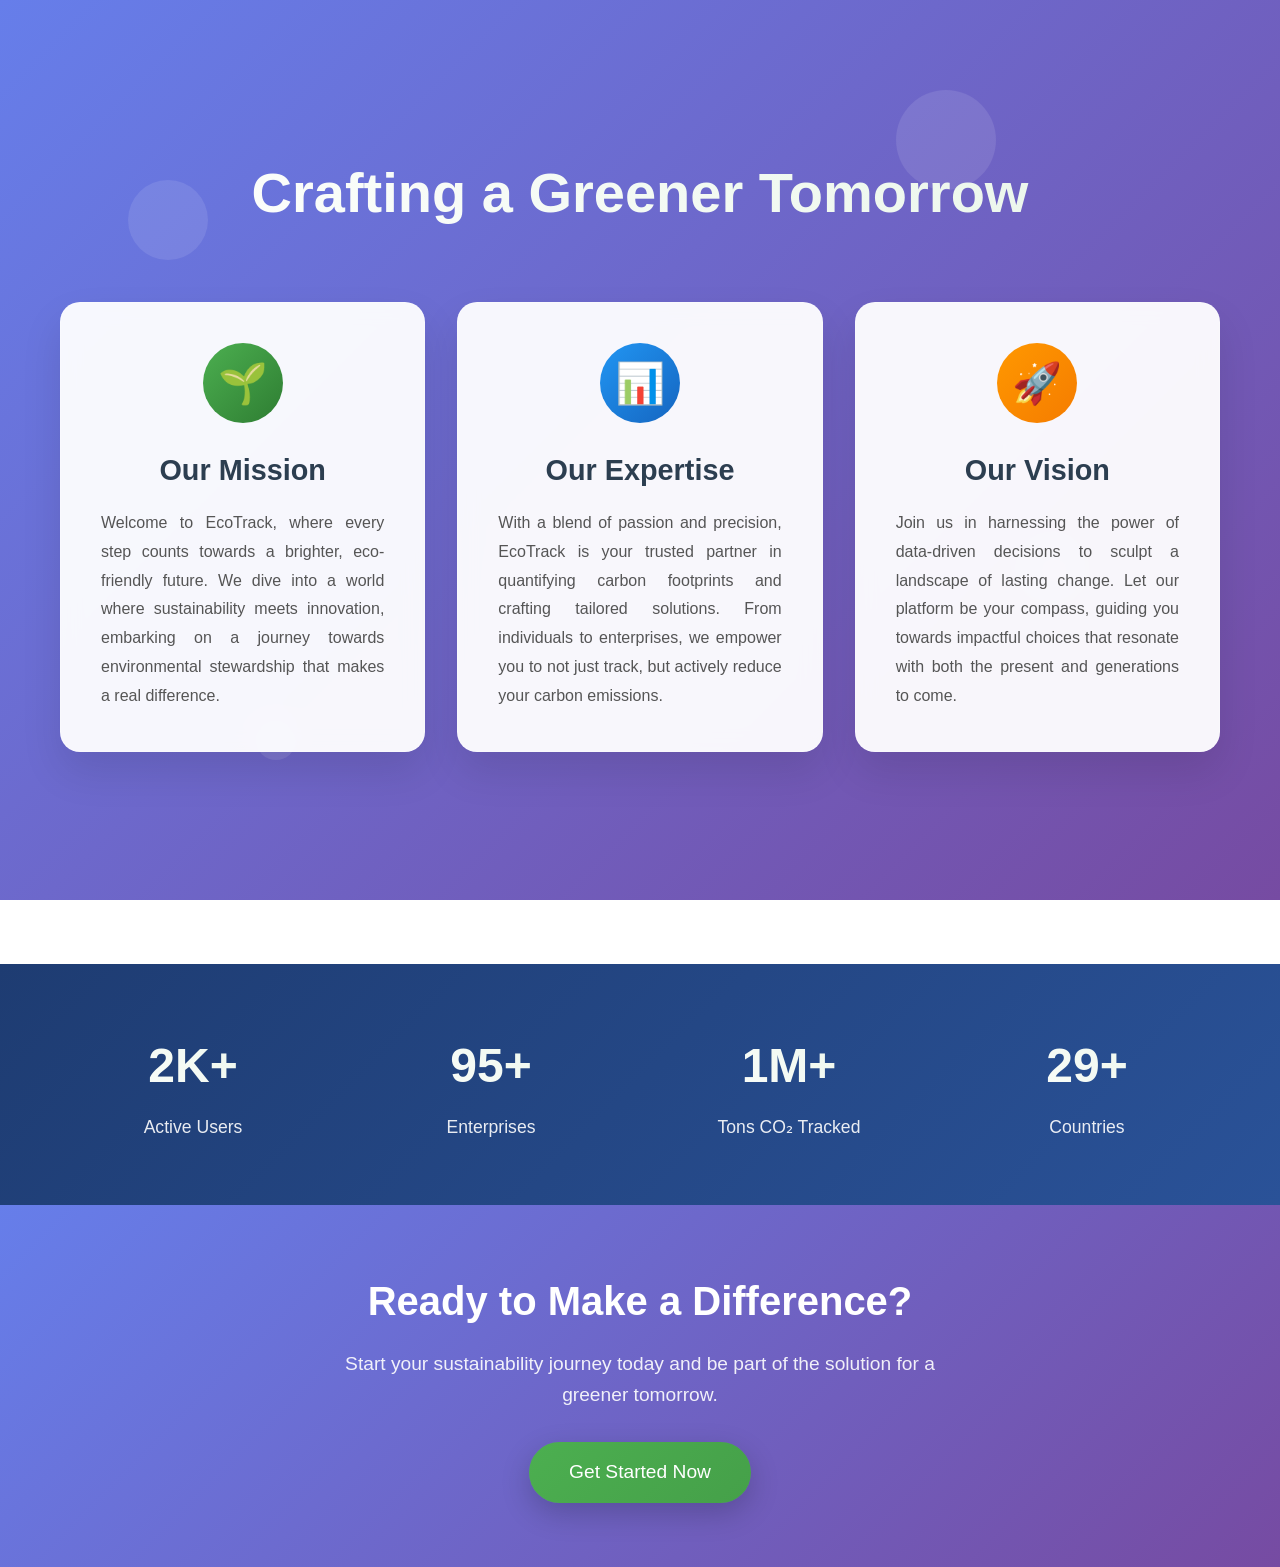
<file: about.html>
<!DOCTYPE html>
<html lang="en">
<head>
    <meta charset="UTF-8">
    <meta name="viewport" content="width=device-width, initial-scale=1.0">
    <title>EcoTrack - Crafting a Greener Tomorrow</title>
    <style>
        * {
            margin: 0;
            padding: 0;
            box-sizing: border-box;
        }

        body {
            font-family: 'Arial', sans-serif;
            line-height: 1.6;
            overflow-x: hidden;
        }

        .hero-section {
            background: linear-gradient(135deg, #667eea 0%, #764ba2 100%);
            min-height: 100vh;
            position: relative;
            display: flex;
            align-items: center;
            justify-content: center;
            overflow: hidden;
        }

        .floating-shapes {
            position: absolute;
            top: 0;
            left: 0;
            width: 100%;
            height: 100%;
            pointer-events: none;
            z-index: 1;
        }

        .shape {
            position: absolute;
            background: rgba(255, 255, 255, 0.1);
            border-radius: 50%;
            animation: float 20s infinite linear;
        }

        .shape:nth-child(1) {
            width: 80px;
            height: 80px;
            top: 20%;
            left: 10%;
            animation-delay: 0s;
        }

        .shape:nth-child(2) {
            width: 60px;
            height: 60px;
            top: 60%;
            left: 80%;
            animation-delay: -5s;
        }

        .shape:nth-child(3) {
            width: 40px;
            height: 40px;
            top: 80%;
            left: 20%;
            animation-delay: -10s;
        }

        .shape:nth-child(4) {
            width: 100px;
            height: 100px;
            top: 10%;
            left: 70%;
            animation-delay: -15s;
        }

        @keyframes float {
            0% {
                transform: translateY(0px) rotate(0deg);
                opacity: 0.7;
            }
            50% {
                transform: translateY(-20px) rotate(180deg);
                opacity: 0.3;
            }
            100% {
                transform: translateY(0px) rotate(360deg);
                opacity: 0.7;
            }
        }

        .container {
            max-width: 1200px;
            margin: 0 auto;
            padding: 0 20px;
            position: relative;
            z-index: 2;
        }

        .hero-content {
            text-align: center;
            color: white;
            margin-bottom: 4rem;
        }

        .hero-title {
            font-size: 3.5rem;
            font-weight: 700;
            margin-bottom: 1rem;
            background: linear-gradient(45deg, #fff, #e8f5e8);
            -webkit-background-clip: text;
            -webkit-text-fill-color: transparent;
            background-clip: text;
            animation: slideInDown 1s ease-out;
        }

        @keyframes slideInDown {
            from {
                opacity: 0;
                transform: translateY(-50px);
            }
            to {
                opacity: 1;
                transform: translateY(0);
            }
        }

        .about-cards {
            display: grid;
            grid-template-columns: repeat(auto-fit, minmax(350px, 1fr));
            gap: 2rem;
            margin-top: 2rem;
        }

        .card {
            background: rgba(255, 255, 255, 0.95);
            backdrop-filter: blur(10px);
            border-radius: 20px;
            padding: 2.5rem;
            box-shadow: 0 20px 40px rgba(0, 0, 0, 0.1);
            border: 1px solid rgba(255, 255, 255, 0.2);
            transition: all 0.3s ease;
            position: relative;
            overflow: hidden;
            animation: slideInUp 1s ease-out;
            animation-fill-mode: backwards;
        }

        .card:nth-child(1) { animation-delay: 0.2s; }
        .card:nth-child(2) { animation-delay: 0.4s; }
        .card:nth-child(3) { animation-delay: 0.6s; }

        @keyframes slideInUp {
            from {
                opacity: 0;
                transform: translateY(50px);
            }
            to {
                opacity: 1;
                transform: translateY(0);
            }
        }

        .card:hover {
            transform: translateY(-10px);
            box-shadow: 0 30px 60px rgba(0, 0, 0, 0.2);
        }

        .card::before {
            content: '';
            position: absolute;
            top: 0;
            left: -100%;
            width: 100%;
            height: 100%;
            background: linear-gradient(90deg, transparent, rgba(255, 255, 255, 0.4), transparent);
            transition: left 0.5s;
        }

        .card:hover::before {
            left: 100%;
        }

        .card-icon {
            width: 80px;
            height: 80px;
            margin: 0 auto 1.5rem;
            border-radius: 50%;
            display: flex;
            align-items: center;
            justify-content: center;
            font-size: 2.5rem;
            color: white;
            position: relative;
        }

        .card:nth-child(1) .card-icon {
            background: linear-gradient(135deg, #4CAF50, #2E7D32);
        }

        .card:nth-child(2) .card-icon {
            background: linear-gradient(135deg, #2196F3, #1565C0);
        }

        .card:nth-child(3) .card-icon {
            background: linear-gradient(135deg, #FF9800, #F57C00);
        }

        .card-title {
            font-size: 1.8rem;
            font-weight: 600;
            color: #2c3e50;
            margin-bottom: 1rem;
            text-align: center;
        }

        .card-text {
            color: #555;
            line-height: 1.8;
            font-size: 1rem;
            text-align: justify;
        }

        .stats-section {
            background: linear-gradient(135deg, #1e3c72, #2a5298);
            padding: 4rem 0;
            margin-top: 4rem;
        }

        .stats-grid {
            display: grid;
            grid-template-columns: repeat(auto-fit, minmax(200px, 1fr));
            gap: 2rem;
            text-align: center;
        }

        .stat-item {
            color: white;
            animation: countUp 2s ease-out;
        }

        .stat-number {
            font-size: 3rem;
            font-weight: bold;
            display: block;
            margin-bottom: 0.5rem;
            background: linear-gradient(45deg, #fff, #e8f5e8);
            -webkit-background-clip: text;
            -webkit-text-fill-color: transparent;
            background-clip: text;
        }

        .stat-label {
            font-size: 1.1rem;
            opacity: 0.9;
        }

        @keyframes countUp {
            from {
                opacity: 0;
                transform: translateY(20px);
            }
            to {
                opacity: 1;
                transform: translateY(0);
            }
        }

        .cta-section {
            padding: 4rem 0;
            background: linear-gradient(135deg, #667eea, #764ba2);
            text-align: center;
            color: white;
        }

        .cta-button {
            background: linear-gradient(135deg, #4CAF50, #45a049);
            color: white;
            padding: 15px 40px;
            font-size: 1.2rem;
            border: none;
            border-radius: 50px;
            cursor: pointer;
            transition: all 0.3s ease;
            text-decoration: none;
            display: inline-block;
            margin-top: 2rem;
            box-shadow: 0 10px 30px rgba(0, 0, 0, 0.2);
        }

        .cta-button:hover {
            transform: translateY(-3px);
            box-shadow: 0 15px 40px rgba(0, 0, 0, 0.3);
            background: linear-gradient(135deg, #45a049, #4CAF50);
        }

        @media (max-width: 768px) {
            .hero-title {
                font-size: 2.5rem;
            }
            
            .about-cards {
                grid-template-columns: 1fr;
            }
            
            .card {
                padding: 2rem;
            }
            
            .stats-grid {
                grid-template-columns: repeat(2, 1fr);
            }
        }
    </style>
</head>
<body>
    <div class="hero-section">
        <div class="floating-shapes">
            <div class="shape"></div>
            <div class="shape"></div>
            <div class="shape"></div>
            <div class="shape"></div>
        </div>
        
        <div class="container">
            <div class="hero-content">
                <h1 class="hero-title">Crafting a Greener Tomorrow</h1>
            </div>
            
            <div class="about-cards">
                <div class="card">
                    <div class="card-icon">🌱</div>
                    <h3 class="card-title">Our Mission</h3>
                    <p class="card-text">
                        Welcome to EcoTrack, where every step counts towards a brighter, eco-friendly future. We dive into a world where sustainability meets innovation, embarking on a journey towards environmental stewardship that makes a real difference.
                    </p>
                </div>
                
                <div class="card">
                    <div class="card-icon">📊</div>
                    <h3 class="card-title">Our Expertise</h3>
                    <p class="card-text">
                        With a blend of passion and precision, EcoTrack is your trusted partner in quantifying carbon footprints and crafting tailored solutions. From individuals to enterprises, we empower you to not just track, but actively reduce your carbon emissions.
                    </p>
                </div>
                
                <div class="card">
                    <div class="card-icon">🚀</div>
                    <h3 class="card-title">Our Vision</h3>
                    <p class="card-text">
                        Join us in harnessing the power of data-driven decisions to sculpt a landscape of lasting change. Let our platform be your compass, guiding you towards impactful choices that resonate with both the present and generations to come.
                    </p>
                </div>
            </div>
        </div>
    </div>
    
    <div class="stats-section">
        <div class="container">
            <div class="stats-grid">
                <div class="stat-item">
                    <span class="stat-number" data-count="10000">10K+</span>
                    <span class="stat-label">Active Users</span>
                </div>
                <div class="stat-item">
                    <span class="stat-number" data-count="500">500+</span>
                    <span class="stat-label">Enterprises</span>
                </div>
                <div class="stat-item">
                    <span class="stat-number" data-count="1000000">1M+</span>
                    <span class="stat-label">Tons CO₂ Tracked</span>
                </div>
                <div class="stat-item">
                    <span class="stat-number" data-count="150">150+</span>
                    <span class="stat-label">Countries</span>
                </div>
            </div>
        </div>
    </div>
    
    <div class="cta-section">
        <div class="container">
            <h2 style="font-size: 2.5rem; margin-bottom: 1rem;">Ready to Make a Difference?</h2>
            <p style="font-size: 1.2rem; opacity: 0.9; max-width: 600px; margin: 0 auto;">
                Start your sustainability journey today and be part of the solution for a greener tomorrow.
            </p>
            <a href="#" class="cta-button">Get Started Now</a>
        </div>
    </div>

    <script>
        // Intersection Observer for animations
        const observerOptions = {
            threshold: 0.1,
            rootMargin: '0px 0px -50px 0px'
        };

        const observer = new IntersectionObserver((entries) => {
            entries.forEach(entry => {
                if (entry.isIntersecting) {
                    entry.target.style.animationPlayState = 'running';
                }
            });
        }, observerOptions);

        // Observe all cards
        document.querySelectorAll('.card').forEach(card => {
            observer.observe(card);
        });

        // Counter animation for stats
        function animateCounters() {
            const counters = document.querySelectorAll('.stat-number');
            
            counters.forEach(counter => {
                const target = parseInt(counter.getAttribute('data-count'));
                const text = counter.textContent;
                let count = 0;
                const increment = target / 100;
                
                const updateCounter = () => {
                    if (count < target) {
                        count += increment;
                        if (text.includes('K')) {
                            counter.textContent = Math.ceil(count / 1000) + 'K+';
                        } else if (text.includes('M')) {
                            counter.textContent = Math.ceil(count / 1000000) + 'M+';
                        } else {
                            counter.textContent = Math.ceil(count) + '+';
                        }
                        requestAnimationFrame(updateCounter);
                    } else {
                        counter.textContent = text;
                    }
                };
                
                // Start animation when stats section is visible
                const statsObserver = new IntersectionObserver((entries) => {
                    entries.forEach(entry => {
                        if (entry.isIntersecting) {
                            updateCounter();
                            statsObserver.unobserve(entry.target);
                        }
                    });
                });
                
                statsObserver.observe(counter.closest('.stats-section'));
            });
        }
        
        animateCounters();
    </script>
</body>
</html>
</file>
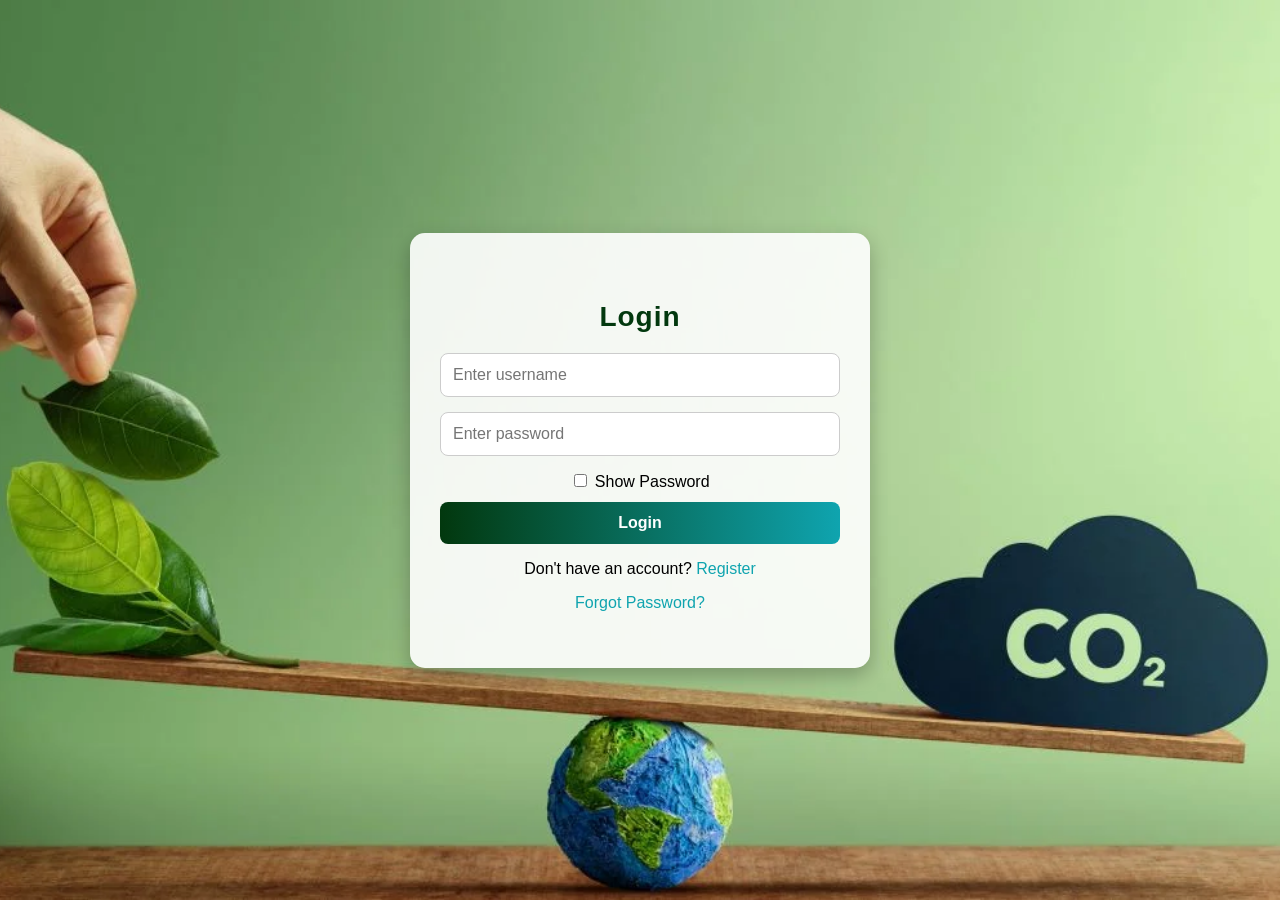
<file: login.html>
<!DOCTYPE html>
<html lang="en">
<head>
<meta charset="UTF-8">
<meta name="viewport" content="width=device-width, initial-scale=1.0">
<title>EcoTrack - Login</title>
<style>
    body {
        font-family: 'Microsoft YaHei UI Light', sans-serif;
        margin: 0;
        padding: 0;
        background: url("t1.webp") no-repeat center center/cover;
        display: flex;
        justify-content: center;
        align-items: center;
        height: 100vh;
    }

    .login-container {
        background-color: rgba(255, 255, 255, 0.9);
        border-radius: 15px;
        box-shadow: 0 8px 20px rgba(0, 0, 0, 0.25);
        padding: 40px 30px;
        width: 90%;
        max-width: 400px;
        text-align: center;
        animation: fadeIn 0.8s ease-in-out;
    }

    /* Heading */
    .login-container h3 {
        margin-bottom: 20px;
        color: #02380e;
        font-size: 28px;
        font-weight: bold;
        letter-spacing: 1px;
    }

    /* Inputs */
    .login-container input[type="text"],
    .login-container input[type="password"] {
        width: 100%;
        padding: 12px;
        margin-bottom: 15px;
        border-radius: 8px;
        border: 1px solid #ccc;
        box-sizing: border-box;
        font-size: 16px;
        transition: border 0.3s ease, box-shadow 0.3s ease;
    }

    .login-container input[type="text"]:focus,
    .login-container input[type="password"]:focus {
        border: 1px solid #0fa4af;
        box-shadow: 0 0 5px rgba(15, 164, 175, 0.5);
        outline: none;
    }

    /* Show password checkbox */
    .show-password {
        margin-bottom: 15px;
        cursor: pointer;
        accent-color: #0fa4af;
    }

    /* Button */
    .login-container input[type="submit"] {
        width: 100%;
        padding: 12px;
        border-radius: 8px;
        border: none;
        background: linear-gradient(90deg, #02380e, #0fa4af);
        color: #fff;
        font-size: 16px;
        font-weight: bold;
        cursor: pointer;
        transition: transform 0.2s ease, background 0.3s ease;
    }

    .login-container input[type="submit"]:hover {
        transform: scale(1.03);
        background: linear-gradient(90deg, #0fa4af, #02380e);
    }

    /* Links */
    .login-container .links {
        margin-top: 15px;
    }

    .login-container .links a {
        color: #0fa4af;
        text-decoration: none;
        font-weight: 500;
        transition: color 0.3s ease;
    }

    .login-container .links a:hover {
        color: #02380e;
        text-decoration: underline;
    }

    /* Animation */
    @keyframes fadeIn {
        from { opacity: 0; transform: translateY(-20px); }
        to { opacity: 1; transform: translateY(0); }
    }
</style>
</head>
<body>
<div class="login-container">
    <h3>Login</h3>
    <form action="#" method="post">
        <input type="text" name="username" placeholder="Enter username" required>
        <input type="password" name="password" id="password" placeholder="Enter password" required>
        
        <div>
            <input type="checkbox" id="showPassword" class="show-password" onclick="togglePassword()">
            <label for="showPassword">Show Password</label>
        </div>

        <input type="submit" value="Login">
    </form>

    <div class="links">
        <p>Don't have an account? <a href="register.html">Register</a></p>
        <p><a href="#">Forgot Password?</a></p>
    </div>
</div>

<script>
function togglePassword() {
    var passwordField = document.getElementById("password");
    passwordField.type = passwordField.type === "password" ? "text" : "password";
}
</script>
</body>
</html>
</file>
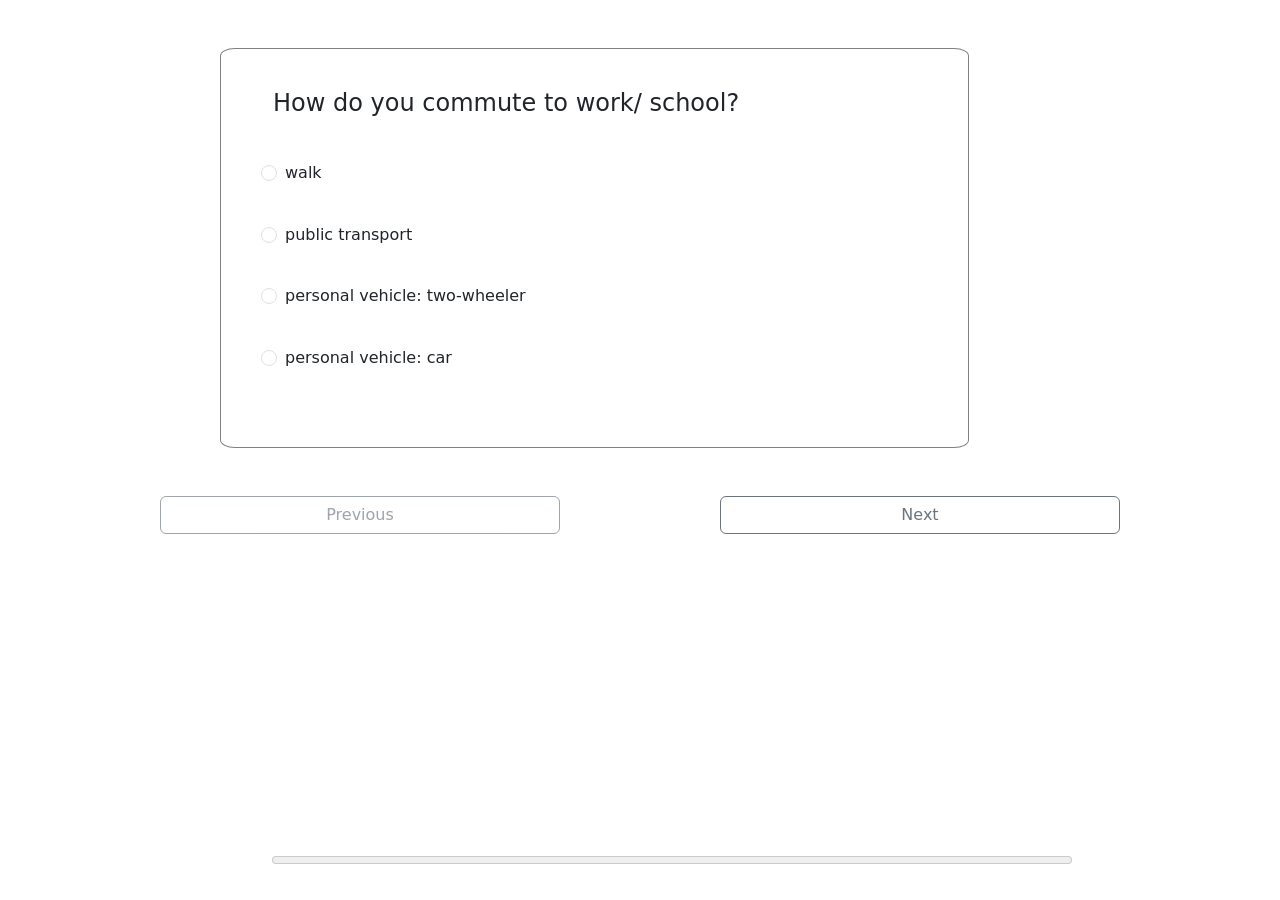
<file: GDSC/calculator.html>
<!DOCTYPE html>
<html lang="en">

<head>
  <meta charset="UTF-8">
  <meta name="viewport" content="width=device-width, initial-scale=1.0">
  <title>Quiz</title>
  <link href="https://cdn.jsdelivr.net/npm/bootstrap@5.3.2/dist/css/bootstrap.min.css" rel="stylesheet"
    integrity="sha384-T3c6CoIi6uLrA9TneNEoa7RxnatzjcDSCmG1MXxSR1GAsXEV/Dwwykc2MPK8M2HN" crossorigin="anonymous">
  <link rel="stylesheet" href="style.css">
</head>

<body>

  <div class="container">
    <div class="row" id="question-div"></div>

    <div class="btn-div row">
      <button class="btn btn-outline-secondary col-5" id="pre-btn">Previous</button>
      <button class="btn btn-outline-secondary col-5" id="next-btn">Next</button>
    </div>

  </div>

  <div class="result-div">
    <h4 class="text-center mt-5">Your total points are </h4>
    <h1 class="result text-center mt-5">0</h1>
  </div>
  
  <meter id="pointsMeter" class="bottom-center" min="0" max="100" low="30" high="70" optimum="80"></meter>
  <div class="result-box">
    <div class="circular-progress">
        <span class="progress-value">0</span>
    </div>

    <span class="text">Your Score</span>
</div>

  <script src="script.js"></script>
  <script src="https://cdn.jsdelivr.net/npm/bootstrap@5.3.2/dist/js/bootstrap.bundle.min.js"
    integrity="sha384-C6RzsynM9kWDrMNeT87bh95OGNyZPhcTNXj1NW7RuBCsyN/o0jlpcV8Qyq46cDfL"
    crossorigin="anonymous"></script>
</body>

</html>
</file>
<file: GDSC/style.css>
#question-div{
    padding: 2.5rem;
    border: 0.1rem solid grey;
    border-radius: 2%;
    width: 80%;
    margin: 3rem;   
    height: 25rem;
    overflow-y: auto;
    
}
.container{
    width: 75%;
}

/* body{
display: flex;
justify-content: center;
align-items: center;

} */

.btn-div{
    display: flex;
    justify-content: space-between;
}


#pointsMeter{
    width: 50rem;
    margin: 2rem;
}

.bottom-center {
    position: absolute;
    bottom: 0;
    left: 50%;
    transform: translateX(-50%);
  }
  

  .circular-progress{
    height: 250px;
    width: 250px;
    border-radius: 50%;
    margin: 5rem;
    display: flex;
    align-items: center;
    justify-content: center;
    background: conic-gradient(rgb(151, 241, 5) 3.6deg, #ededed 0deg); 
}
.circular-progress::before{
    content: "";
    position: absolute;
    height: 210px;
    width: 210px;
    border-radius: 50%;
    background-color: rgb(0, 255, 13);
}
.progress-value{
    position: relative;

}

.result-box{
    position: absolute;
    margin: 2rem;
}
</file>
